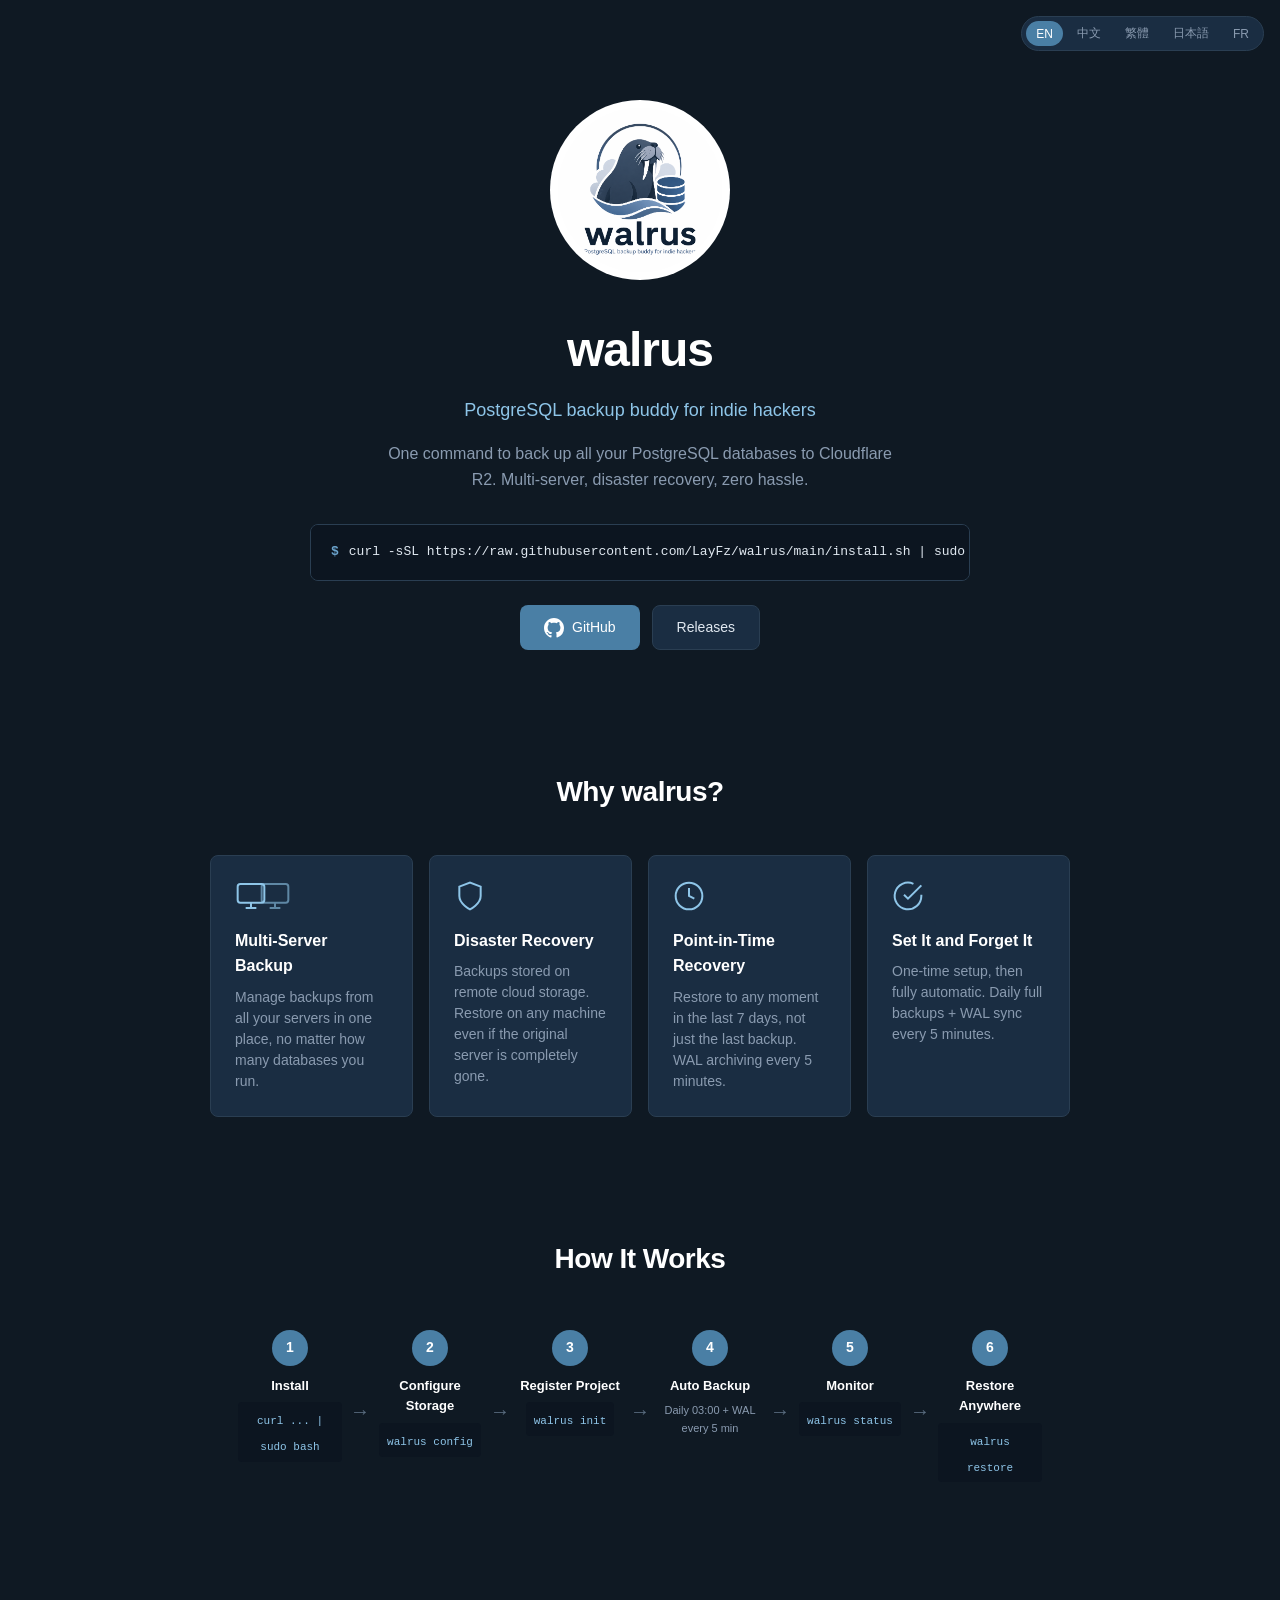
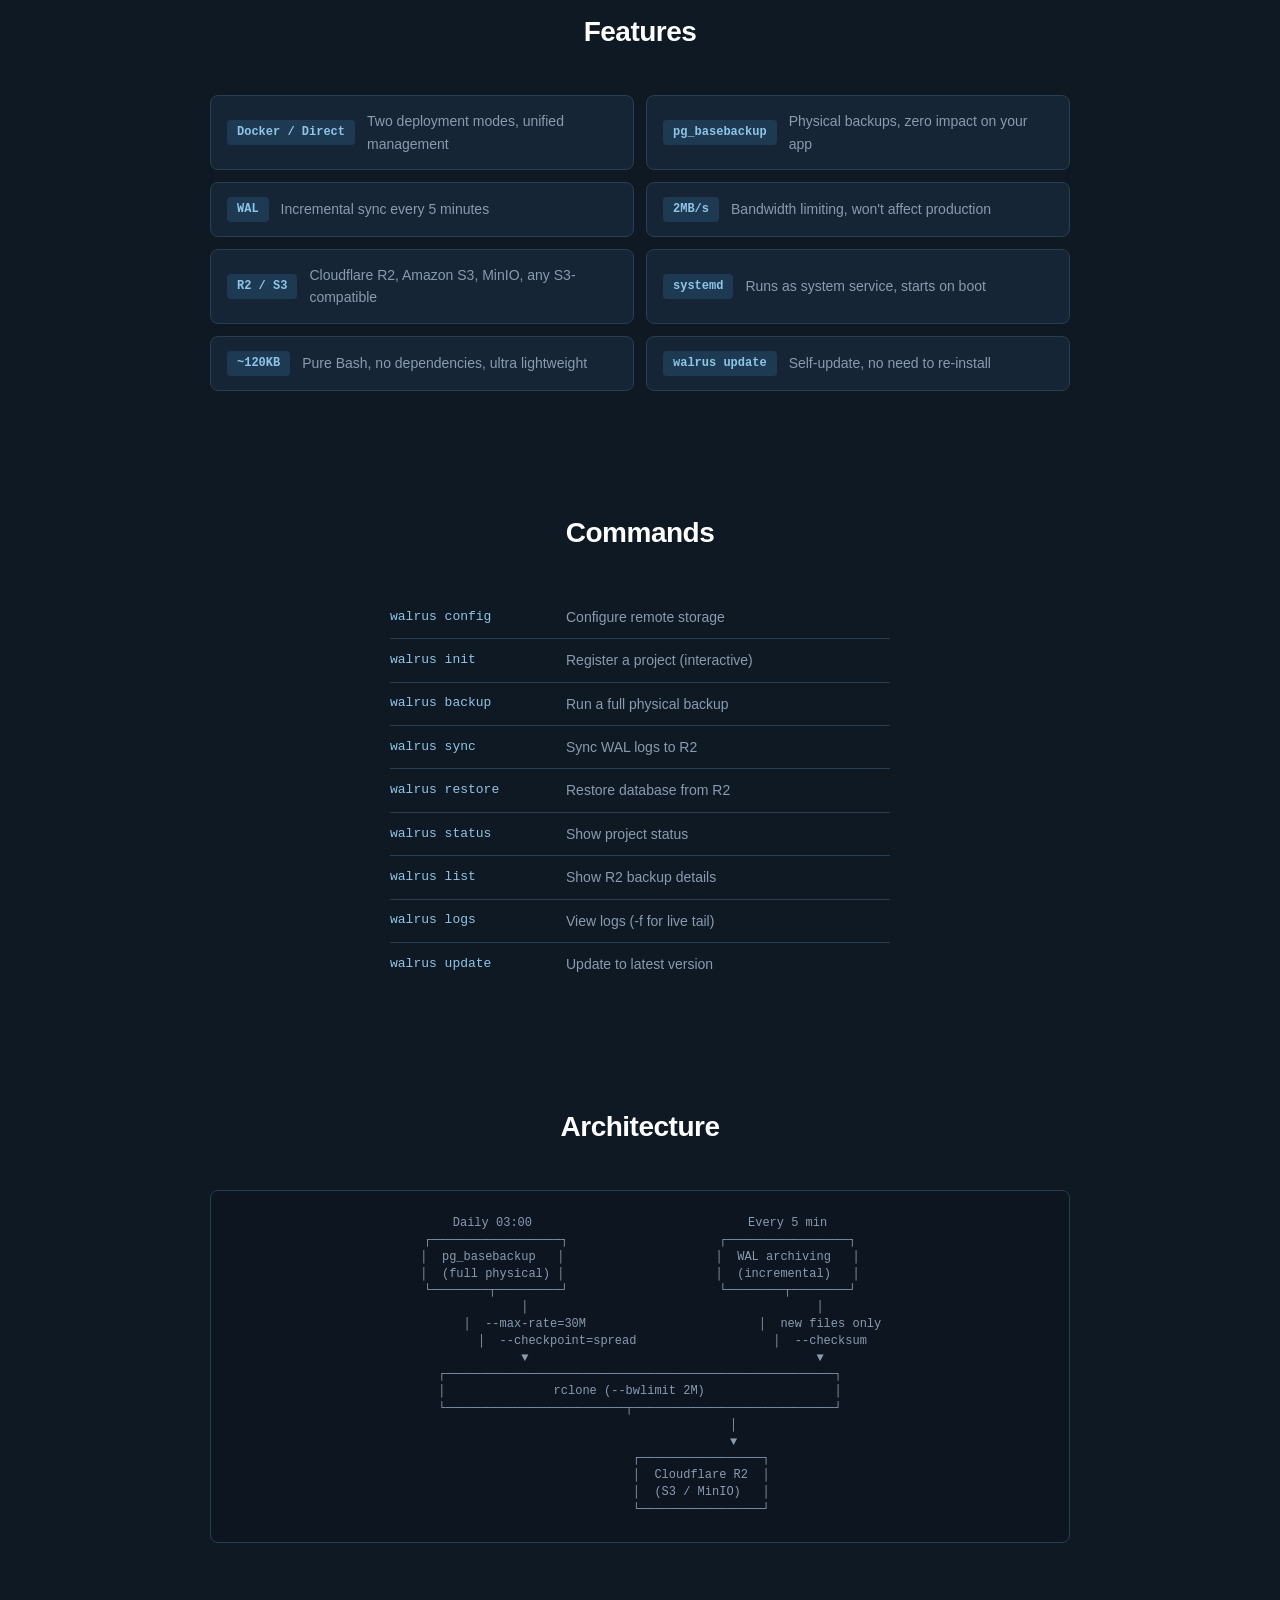
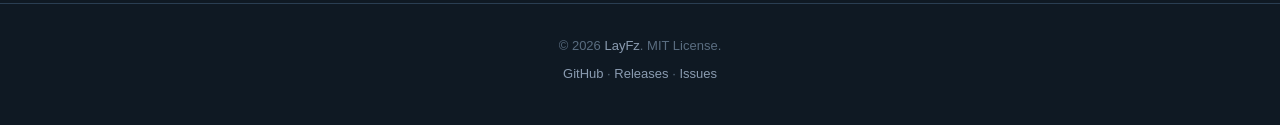
<file: docs/index.html>
<!DOCTYPE html>
<html lang="en">
<head>
  <meta charset="UTF-8">
  <meta name="viewport" content="width=device-width, initial-scale=1.0">
  <title>walrus - PostgreSQL backup buddy for indie hackers</title>
  <meta name="description" content="One command to back up all your PostgreSQL databases to Cloudflare R2. Multi-server backup, disaster recovery, point-in-time restore.">
  <meta name="keywords" content="PostgreSQL, backup, walrus, indie hacker, Cloudflare R2, disaster recovery, PITR, pg_basebackup, WAL">
  <meta name="author" content="LayFz">
  <meta name="robots" content="index, follow">
  <link rel="canonical" href="https://layfz.github.io/walrus/">
  <meta property="og:title" content="walrus - PostgreSQL backup buddy for indie hackers">
  <meta property="og:description" content="One command to back up all your PostgreSQL databases to Cloudflare R2. Multi-server, disaster recovery, zero hassle.">
  <meta property="og:type" content="website">
  <meta property="og:image" content="https://layfz.github.io/walrus/images/logo.png">
  <link rel="icon" type="image/png" href="images/logo.png">
  <link rel="stylesheet" href="style.css">
</head>
<body>
  <!-- Language Switcher -->
  <nav class="lang-bar">
    <button class="lang-btn active" data-lang="en">EN</button>
    <button class="lang-btn" data-lang="zh">中文</button>
    <button class="lang-btn" data-lang="tw">繁體</button>
    <button class="lang-btn" data-lang="ja">日本語</button>
    <button class="lang-btn" data-lang="fr">FR</button>
  </nav>

  <!-- Hero -->
  <section class="hero">
    <img src="images/logo.png" alt="walrus logo" class="hero-logo" width="180" height="180">
    <h1 data-i18n="hero.title">walrus</h1>
    <p class="hero-tagline" data-i18n="hero.tagline">PostgreSQL backup buddy for indie hackers</p>
    <p class="hero-desc" data-i18n="hero.desc">One command to back up all your PostgreSQL databases to Cloudflare R2. Multi-server, disaster recovery, zero hassle.</p>
    <div class="hero-install">
      <div class="terminal">
        <span class="terminal-prompt">$</span>
        <code id="install-cmd">curl -sSL https://raw.githubusercontent.com/LayFz/walrus/main/install.sh | sudo bash</code>
        <button class="copy-btn" onclick="copyInstall()" data-i18n-title="hero.copy" title="Copy">
          <svg width="16" height="16" viewBox="0 0 24 24" fill="none" stroke="currentColor" stroke-width="2"><rect x="9" y="9" width="13" height="13" rx="2"/><path d="M5 15H4a2 2 0 01-2-2V4a2 2 0 012-2h9a2 2 0 012 2v1"/></svg>
        </button>
      </div>
    </div>
    <div class="hero-actions">
      <a href="https://github.com/LayFz/walrus" class="btn btn-primary" target="_blank" rel="noopener">
        <svg width="20" height="20" viewBox="0 0 24 24" fill="currentColor"><path d="M12 0C5.37 0 0 5.37 0 12c0 5.31 3.435 9.795 8.205 11.385.6.105.825-.255.825-.57 0-.285-.015-1.23-.015-2.235-3.015.555-3.795-.735-4.035-1.41-.135-.345-.72-1.41-1.23-1.695-.42-.225-1.02-.78-.015-.795.945-.015 1.62.87 1.845 1.23 1.08 1.815 2.805 1.305 3.495.99.105-.78.42-1.305.765-1.605-2.67-.3-5.46-1.335-5.46-5.925 0-1.305.465-2.385 1.23-3.225-.12-.3-.54-1.53.12-3.18 0 0 1.005-.315 3.3 1.23.96-.27 1.98-.405 3-.405s2.04.135 3 .405c2.295-1.56 3.3-1.23 3.3-1.23.66 1.65.24 2.88.12 3.18.765.84 1.23 1.905 1.23 3.225 0 4.605-2.805 5.625-5.475 5.925.435.375.81 1.095.81 2.22 0 1.605-.015 2.895-.015 3.3 0 .315.225.69.825.57A12.02 12.02 0 0024 12c0-6.63-5.37-12-12-12z"/></svg>
        <span>GitHub</span>
      </a>
      <a href="https://github.com/LayFz/walrus/releases" class="btn btn-secondary" target="_blank" rel="noopener" data-i18n="hero.releases">Releases</a>
    </div>
  </section>

  <!-- Why walrus -->
  <section class="section why">
    <h2 data-i18n="why.title">Why walrus?</h2>
    <div class="cards">
      <div class="card">
        <div class="card-icon">
          <svg width="32" height="32" viewBox="0 0 24 24" fill="none" stroke="currentColor" stroke-width="1.5"><rect x="2" y="3" width="20" height="14" rx="2"/><path d="M8 21h8M12 17v4"/></svg>
          <svg width="32" height="32" viewBox="0 0 24 24" fill="none" stroke="currentColor" stroke-width="1.5" style="margin-left:-8px;opacity:0.6"><rect x="2" y="3" width="20" height="14" rx="2"/><path d="M8 21h8M12 17v4"/></svg>
        </div>
        <h3 data-i18n="why.multi.title">Multi-Server Backup</h3>
        <p data-i18n="why.multi.desc">Manage backups from all your servers in one place, no matter how many databases you run.</p>
      </div>
      <div class="card">
        <div class="card-icon">
          <svg width="32" height="32" viewBox="0 0 24 24" fill="none" stroke="currentColor" stroke-width="1.5"><path d="M12 22s8-4 8-10V5l-8-3-8 3v7c0 6 8 10 8 10z"/></svg>
        </div>
        <h3 data-i18n="why.disaster.title">Disaster Recovery</h3>
        <p data-i18n="why.disaster.desc">Backups stored on remote cloud storage. Restore on any machine even if the original server is completely gone.</p>
      </div>
      <div class="card">
        <div class="card-icon">
          <svg width="32" height="32" viewBox="0 0 24 24" fill="none" stroke="currentColor" stroke-width="1.5"><circle cx="12" cy="12" r="10"/><polyline points="12 6 12 12 16 14"/></svg>
        </div>
        <h3 data-i18n="why.pitr.title">Point-in-Time Recovery</h3>
        <p data-i18n="why.pitr.desc">Restore to any moment in the last 7 days, not just the last backup. WAL archiving every 5 minutes.</p>
      </div>
      <div class="card">
        <div class="card-icon">
          <svg width="32" height="32" viewBox="0 0 24 24" fill="none" stroke="currentColor" stroke-width="1.5"><path d="M22 11.08V12a10 10 0 11-5.93-9.14"/><polyline points="22 4 12 14.01 9 11.01"/></svg>
        </div>
        <h3 data-i18n="why.auto.title">Set It and Forget It</h3>
        <p data-i18n="why.auto.desc">One-time setup, then fully automatic. Daily full backups + WAL sync every 5 minutes.</p>
      </div>
    </div>
  </section>

  <!-- How It Works -->
  <section class="section steps">
    <h2 data-i18n="steps.title">How It Works</h2>
    <div class="steps-grid">
      <div class="step">
        <div class="step-num">1</div>
        <h3 data-i18n="steps.s1.title">Install</h3>
        <div class="step-code"><code>curl ... | sudo bash</code></div>
      </div>
      <div class="step-arrow">&rarr;</div>
      <div class="step">
        <div class="step-num">2</div>
        <h3 data-i18n="steps.s2.title">Configure Storage</h3>
        <div class="step-code"><code>walrus config</code></div>
      </div>
      <div class="step-arrow">&rarr;</div>
      <div class="step">
        <div class="step-num">3</div>
        <h3 data-i18n="steps.s3.title">Register Project</h3>
        <div class="step-code"><code>walrus init</code></div>
      </div>
      <div class="step-arrow">&rarr;</div>
      <div class="step">
        <div class="step-num">4</div>
        <h3 data-i18n="steps.s4.title">Auto Backup</h3>
        <p class="step-desc" data-i18n="steps.s4.desc">Daily 03:00 + WAL every 5 min</p>
      </div>
      <div class="step-arrow">&rarr;</div>
      <div class="step">
        <div class="step-num">5</div>
        <h3 data-i18n="steps.s5.title">Monitor</h3>
        <div class="step-code"><code>walrus status</code></div>
      </div>
      <div class="step-arrow">&rarr;</div>
      <div class="step">
        <div class="step-num">6</div>
        <h3 data-i18n="steps.s6.title">Restore Anywhere</h3>
        <div class="step-code"><code>walrus restore</code></div>
      </div>
    </div>
  </section>

  <!-- Features -->
  <section class="section features">
    <h2 data-i18n="features.title">Features</h2>
    <div class="feature-grid">
      <div class="feature">
        <span class="feature-tag">Docker / Direct</span>
        <span data-i18n="features.modes">Two deployment modes, unified management</span>
      </div>
      <div class="feature">
        <span class="feature-tag">pg_basebackup</span>
        <span data-i18n="features.physical">Physical backups, zero impact on your app</span>
      </div>
      <div class="feature">
        <span class="feature-tag">WAL</span>
        <span data-i18n="features.wal">Incremental sync every 5 minutes</span>
      </div>
      <div class="feature">
        <span class="feature-tag">2MB/s</span>
        <span data-i18n="features.bwlimit">Bandwidth limiting, won't affect production</span>
      </div>
      <div class="feature">
        <span class="feature-tag">R2 / S3</span>
        <span data-i18n="features.storage">Cloudflare R2, Amazon S3, MinIO, any S3-compatible</span>
      </div>
      <div class="feature">
        <span class="feature-tag">systemd</span>
        <span data-i18n="features.systemd">Runs as system service, starts on boot</span>
      </div>
      <div class="feature">
        <span class="feature-tag">~120KB</span>
        <span data-i18n="features.lightweight">Pure Bash, no dependencies, ultra lightweight</span>
      </div>
      <div class="feature">
        <span class="feature-tag">walrus update</span>
        <span data-i18n="features.update">Self-update, no need to re-install</span>
      </div>
    </div>
  </section>

  <!-- Commands -->
  <section class="section commands">
    <h2 data-i18n="commands.title">Commands</h2>
    <div class="cmd-table">
      <div class="cmd-row">
        <code>walrus config</code>
        <span data-i18n="commands.config">Configure remote storage</span>
      </div>
      <div class="cmd-row">
        <code>walrus init</code>
        <span data-i18n="commands.init">Register a project (interactive)</span>
      </div>
      <div class="cmd-row">
        <code>walrus backup</code>
        <span data-i18n="commands.backup">Run a full physical backup</span>
      </div>
      <div class="cmd-row">
        <code>walrus sync</code>
        <span data-i18n="commands.sync">Sync WAL logs to R2</span>
      </div>
      <div class="cmd-row">
        <code>walrus restore</code>
        <span data-i18n="commands.restore">Restore database from R2</span>
      </div>
      <div class="cmd-row">
        <code>walrus status</code>
        <span data-i18n="commands.status">Show project status</span>
      </div>
      <div class="cmd-row">
        <code>walrus list</code>
        <span data-i18n="commands.list">Show R2 backup details</span>
      </div>
      <div class="cmd-row">
        <code>walrus logs</code>
        <span data-i18n="commands.logs">View logs (-f for live tail)</span>
      </div>
      <div class="cmd-row">
        <code>walrus update</code>
        <span data-i18n="commands.update">Update to latest version</span>
      </div>
    </div>
  </section>

  <!-- Architecture Diagram -->
  <section class="section architecture">
    <h2 data-i18n="arch.title">Architecture</h2>
    <pre class="arch-diagram">
Daily 03:00                              Every 5 min
┌──────────────────┐                     ┌─────────────────┐
│  pg_basebackup   │                     │  WAL archiving   │
│  (full physical) │                     │  (incremental)   │
└────────┬─────────┘                     └────────┬────────┘
         │                                        │
         │  --max-rate=30M                        │  new files only
         │  --checkpoint=spread                   │  --checksum
         ▼                                        ▼
┌──────────────────────────────────────────────────────┐
│               rclone (--bwlimit 2M)                  │
└─────────────────────────┬────────────────────────────┘
                          │
                          ▼
                 ┌─────────────────┐
                 │  Cloudflare R2  │
                 │  (S3 / MinIO)   │
                 └─────────────────┘</pre>
  </section>

  <!-- Footer -->
  <footer>
    <div class="footer-inner">
      <p>&copy; 2026 <a href="https://github.com/LayFz" target="_blank" rel="noopener">LayFz</a>. MIT License.</p>
      <p>
        <a href="https://github.com/LayFz/walrus" target="_blank" rel="noopener">GitHub</a>
        &middot;
        <a href="https://github.com/LayFz/walrus/releases" target="_blank" rel="noopener" data-i18n="footer.releases">Releases</a>
        &middot;
        <a href="https://github.com/LayFz/walrus/issues" target="_blank" rel="noopener" data-i18n="footer.issues">Issues</a>
      </p>
    </div>
  </footer>

  <script src="main.js"></script>
</body>
</html>
</file>
<file: docs/style.css>
/* ── Base ── */
:root {
  --bg: #0f1923;
  --bg-light: #162536;
  --bg-card: #1a2d42;
  --primary: #4a7fa5;
  --primary-light: #6ba3cc;
  --accent: #8ec5e8;
  --text: #e0e8f0;
  --text-dim: #8a9bb0;
  --text-muted: #5a6d80;
  --border: #2a3e52;
  --code-bg: #0c1520;
  --tag-bg: #1e3a52;
  --radius: 8px;
}

* { margin: 0; padding: 0; box-sizing: border-box; }

html { scroll-behavior: smooth; }

body {
  font-family: -apple-system, BlinkMacSystemFont, 'Segoe UI', Roboto, Oxygen, sans-serif;
  background: var(--bg);
  color: var(--text);
  line-height: 1.6;
  min-height: 100vh;
}

a { color: var(--accent); text-decoration: none; }
a:hover { text-decoration: underline; }

/* ── Language Bar ── */
.lang-bar {
  position: fixed;
  top: 16px;
  right: 16px;
  z-index: 100;
  display: flex;
  gap: 4px;
  background: var(--bg-card);
  border: 1px solid var(--border);
  border-radius: 20px;
  padding: 4px;
}

.lang-btn {
  background: none;
  border: none;
  color: var(--text-dim);
  font-size: 12px;
  padding: 4px 10px;
  border-radius: 16px;
  cursor: pointer;
  transition: all 0.2s;
}

.lang-btn:hover { color: var(--text); }
.lang-btn.active { background: var(--primary); color: #fff; }

/* ── Hero ── */
.hero {
  text-align: center;
  padding: 100px 20px 60px;
  max-width: 700px;
  margin: 0 auto;
}

.hero-logo {
  border-radius: 50%;
  margin-bottom: 24px;
  background: #fff;
  padding: 8px;
}

.hero h1 {
  font-size: 48px;
  font-weight: 700;
  color: #fff;
  letter-spacing: -1px;
  margin-bottom: 8px;
}

.hero-tagline {
  font-size: 18px;
  color: var(--accent);
  margin-bottom: 16px;
  font-weight: 500;
}

.hero-desc {
  font-size: 16px;
  color: var(--text-dim);
  max-width: 520px;
  margin: 0 auto 32px;
}

/* ── Terminal ── */
.terminal {
  background: var(--code-bg);
  border: 1px solid var(--border);
  border-radius: var(--radius);
  padding: 14px 20px;
  display: flex;
  align-items: center;
  gap: 10px;
  font-family: 'SF Mono', 'Fira Code', 'Cascadia Code', monospace;
  font-size: 13px;
  overflow-x: auto;
}

.terminal-prompt { color: var(--primary-light); font-weight: bold; user-select: none; }
.terminal code { color: var(--text); white-space: nowrap; flex: 1; }

.copy-btn {
  background: none;
  border: none;
  color: var(--text-muted);
  cursor: pointer;
  padding: 4px;
  border-radius: 4px;
  transition: color 0.2s;
  flex-shrink: 0;
}
.copy-btn:hover { color: var(--accent); }

.hero-install { margin-bottom: 24px; }

/* ── Buttons ── */
.hero-actions { display: flex; gap: 12px; justify-content: center; flex-wrap: wrap; }

.btn {
  display: inline-flex;
  align-items: center;
  gap: 8px;
  padding: 10px 24px;
  border-radius: var(--radius);
  font-size: 14px;
  font-weight: 500;
  text-decoration: none;
  transition: all 0.2s;
}

.btn-primary { background: var(--primary); color: #fff; }
.btn-primary:hover { background: var(--primary-light); text-decoration: none; }
.btn-secondary { background: var(--bg-card); color: var(--text); border: 1px solid var(--border); }
.btn-secondary:hover { border-color: var(--primary); text-decoration: none; }

/* ── Sections ── */
.section {
  max-width: 900px;
  margin: 0 auto;
  padding: 60px 20px;
}

.section h2 {
  text-align: center;
  font-size: 28px;
  color: #fff;
  margin-bottom: 40px;
  letter-spacing: -0.5px;
}

/* ── Why Cards ── */
.cards {
  display: grid;
  grid-template-columns: repeat(auto-fit, minmax(200px, 1fr));
  gap: 16px;
}

.card {
  background: var(--bg-card);
  border: 1px solid var(--border);
  border-radius: var(--radius);
  padding: 24px;
  transition: border-color 0.2s;
}
.card:hover { border-color: var(--primary); }

.card-icon {
  display: flex;
  align-items: center;
  color: var(--accent);
  margin-bottom: 16px;
}

.card h3 { font-size: 16px; color: #fff; margin-bottom: 8px; }
.card p { font-size: 14px; color: var(--text-dim); line-height: 1.5; }

/* ── Steps ── */
.steps-grid {
  display: flex;
  align-items: flex-start;
  gap: 0;
  flex-wrap: wrap;
  justify-content: center;
}

.step {
  text-align: center;
  flex: 0 0 120px;
  padding: 8px;
}

.step-num {
  width: 36px;
  height: 36px;
  border-radius: 50%;
  background: var(--primary);
  color: #fff;
  display: inline-flex;
  align-items: center;
  justify-content: center;
  font-weight: 700;
  font-size: 14px;
  margin-bottom: 10px;
}

.step h3 { font-size: 13px; color: #fff; margin-bottom: 6px; }

.step-code {
  background: var(--code-bg);
  border-radius: 4px;
  padding: 4px 8px;
  display: inline-block;
}
.step-code code { font-size: 11px; color: var(--accent); font-family: 'SF Mono', monospace; }

.step-desc { font-size: 11px; color: var(--text-dim); }

.step-arrow {
  color: var(--text-muted);
  font-size: 20px;
  align-self: center;
  padding-top: 10px;
}

/* ── Features ── */
.feature-grid {
  display: grid;
  grid-template-columns: repeat(auto-fit, minmax(300px, 1fr));
  gap: 12px;
}

.feature {
  display: flex;
  align-items: center;
  gap: 12px;
  padding: 14px 16px;
  background: var(--bg-light);
  border-radius: var(--radius);
  border: 1px solid var(--border);
  font-size: 14px;
  color: var(--text-dim);
}

.feature-tag {
  background: var(--tag-bg);
  color: var(--accent);
  padding: 3px 10px;
  border-radius: 4px;
  font-size: 12px;
  font-family: 'SF Mono', monospace;
  font-weight: 600;
  white-space: nowrap;
  flex-shrink: 0;
}

/* ── Commands ── */
.cmd-table { max-width: 500px; margin: 0 auto; }

.cmd-row {
  display: flex;
  align-items: center;
  gap: 16px;
  padding: 10px 0;
  border-bottom: 1px solid var(--border);
}
.cmd-row:last-child { border-bottom: none; }

.cmd-row code {
  font-family: 'SF Mono', monospace;
  font-size: 13px;
  color: var(--accent);
  min-width: 160px;
  flex-shrink: 0;
}

.cmd-row span { font-size: 14px; color: var(--text-dim); }

/* ── Architecture ── */
.arch-diagram {
  background: var(--code-bg);
  border: 1px solid var(--border);
  border-radius: var(--radius);
  padding: 24px;
  font-family: 'SF Mono', monospace;
  font-size: 12px;
  color: var(--text-dim);
  overflow-x: auto;
  line-height: 1.4;
  text-align: center;
  display: block;
  white-space: pre;
}

/* ── Footer ── */
footer {
  border-top: 1px solid var(--border);
  padding: 32px 20px;
  text-align: center;
  color: var(--text-muted);
  font-size: 13px;
}

.footer-inner { max-width: 900px; margin: 0 auto; }
.footer-inner p { margin-bottom: 8px; }
.footer-inner a { color: var(--text-dim); }
.footer-inner a:hover { color: var(--accent); }

/* ── Responsive ── */
@media (max-width: 640px) {
  .hero { padding: 80px 16px 40px; }
  .hero h1 { font-size: 36px; }
  .hero-tagline { font-size: 16px; }
  .terminal { font-size: 11px; padding: 10px 14px; }
  .section { padding: 40px 16px; }
  .section h2 { font-size: 24px; }
  .cards { grid-template-columns: 1fr; }
  .step-arrow { display: none; }
  .steps-grid { gap: 8px; }
  .step { flex: 0 0 100px; }
  .feature-grid { grid-template-columns: 1fr; }
  .cmd-row { flex-direction: column; align-items: flex-start; gap: 4px; }
  .cmd-row code { min-width: auto; }
  .lang-bar { top: 8px; right: 8px; }
}
</file>
